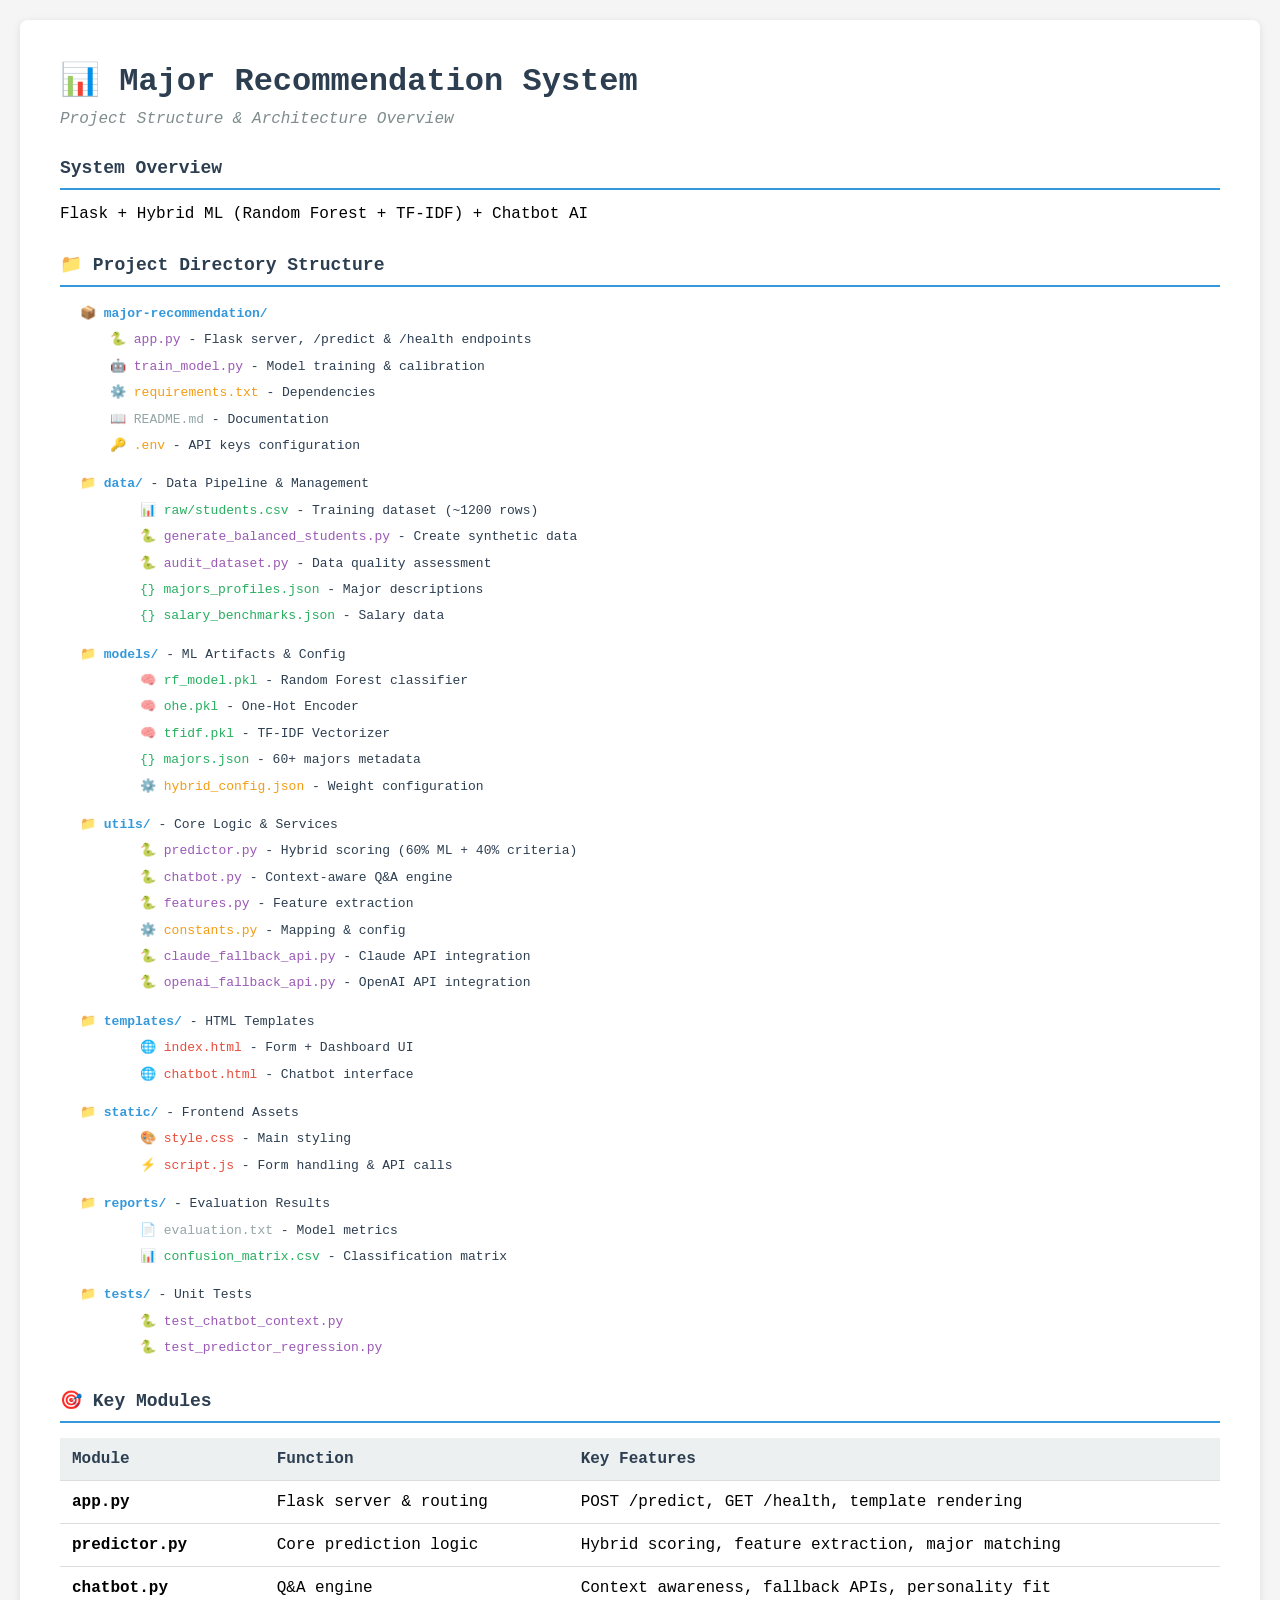
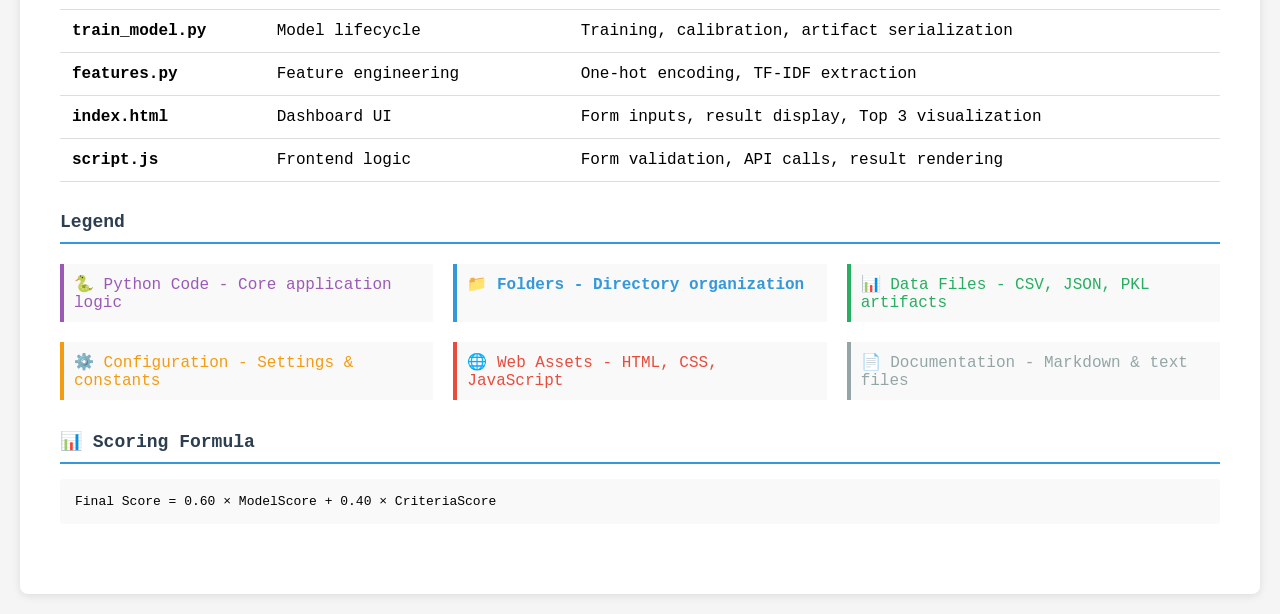
<file: PROJECT_STRUCTURE.html>
<!DOCTYPE html>
<html lang="vi">
<head>
    <meta charset="UTF-8">
    <meta name="viewport" content="width=device-width, initial-scale=1.0">
    <title>Major Recommendation - Project Structure</title>
    <style>
        * { margin: 0; padding: 0; box-sizing: border-box; }
        body { font-family: 'Courier New', monospace; background: #f5f5f5; padding: 20px; }
        .container { max-width: 1400px; margin: 0 auto; background: white; padding: 40px; border-radius: 8px; box-shadow: 0 2px 8px rgba(0,0,0,0.1); }
        h1 { color: #2c3e50; margin-bottom: 10px; font-size: 32px; }
        .subtitle { color: #7f8c8d; font-style: italic; margin-bottom: 30px; }
        .section { margin: 30px 0; }
        .section-title { color: #2c3e50; font-size: 18px; font-weight: bold; margin-bottom: 15px; border-bottom: 2px solid #3498db; padding-bottom: 10px; }
        .tree { font-size: 13px; line-height: 1.8; color: #2c3e50; margin-left: 20px; }
        .tree-item { margin: 3px 0; }
        .folder { color: #3498db; font-weight: bold; }
        .python { color: #9b59b6; }
        .data { color: #27ae60; }
        .config { color: #f39c12; }
        .web { color: #e74c3c; }
        .doc { color: #95a5a6; }
        .legend { display: grid; grid-template-columns: repeat(3, 1fr); gap: 20px; margin-top: 20px; }
        .legend-item { padding: 10px; background: #f9f9f9; border-left: 4px solid #ccc; }
        .legend-item.python { border-left-color: #9b59b6; }
        .legend-item.folder { border-left-color: #3498db; }
        .legend-item.data { border-left-color: #27ae60; }
        .legend-item.config { border-left-color: #f39c12; }
        .legend-item.web { border-left-color: #e74c3c; }
        .legend-item.doc { border-left-color: #95a5a6; }
        table { width: 100%; border-collapse: collapse; margin: 15px 0; }
        th, td { padding: 12px; text-align: left; border-bottom: 1px solid #ddd; }
        th { background: #ecf0f1; color: #2c3e50; font-weight: bold; }
        tr:hover { background: #f9f9f9; }
    </style>
</head>
<body>
    <div class="container">
        <h1>📊 Major Recommendation System</h1>
        <p class="subtitle">Project Structure & Architecture Overview</p>
        
        <div class="section">
            <div class="section-title">System Overview</div>
            <p>Flask + Hybrid ML (Random Forest + TF-IDF) + Chatbot AI</p>
        </div>
        
        <div class="section">
            <div class="section-title">📁 Project Directory Structure</div>
            <div class="tree">
                <div class="tree-item"><span class="folder">📦 major-recommendation/</span></div>
                <div class="tree-item" style="margin-left: 30px;"><span class="python">🐍 app.py</span> - Flask server, /predict & /health endpoints</div>
                <div class="tree-item" style="margin-left: 30px;"><span class="python">🤖 train_model.py</span> - Model training & calibration</div>
                <div class="tree-item" style="margin-left: 30px;"><span class="config">⚙️ requirements.txt</span> - Dependencies</div>
                <div class="tree-item" style="margin-left: 30px;"><span class="doc">📖 README.md</span> - Documentation</div>
                <div class="tree-item" style="margin-left: 30px;"><span class="config">🔑 .env</span> - API keys configuration</div>
                
                <div class="tree-item" style="margin-top: 15px;"><span class="folder">📁 data/</span> - Data Pipeline & Management</div>
                <div class="tree-item" style="margin-left: 60px;"><span class="data">📊 raw/students.csv</span> - Training dataset (~1200 rows)</div>
                <div class="tree-item" style="margin-left: 60px;"><span class="python">🐍 generate_balanced_students.py</span> - Create synthetic data</div>
                <div class="tree-item" style="margin-left: 60px;"><span class="python">🐍 audit_dataset.py</span> - Data quality assessment</div>
                <div class="tree-item" style="margin-left: 60px;"><span class="data">{} majors_profiles.json</span> - Major descriptions</div>
                <div class="tree-item" style="margin-left: 60px;"><span class="data">{} salary_benchmarks.json</span> - Salary data</div>
                
                <div class="tree-item" style="margin-top: 15px;"><span class="folder">📁 models/</span> - ML Artifacts & Config</div>
                <div class="tree-item" style="margin-left: 60px;"><span class="data">🧠 rf_model.pkl</span> - Random Forest classifier</div>
                <div class="tree-item" style="margin-left: 60px;"><span class="data">🧠 ohe.pkl</span> - One-Hot Encoder</div>
                <div class="tree-item" style="margin-left: 60px;"><span class="data">🧠 tfidf.pkl</span> - TF-IDF Vectorizer</div>
                <div class="tree-item" style="margin-left: 60px;"><span class="data">{} majors.json</span> - 60+ majors metadata</div>
                <div class="tree-item" style="margin-left: 60px;"><span class="config">⚙️ hybrid_config.json</span> - Weight configuration</div>
                
                <div class="tree-item" style="margin-top: 15px;"><span class="folder">📁 utils/</span> - Core Logic & Services</div>
                <div class="tree-item" style="margin-left: 60px;"><span class="python">🐍 predictor.py</span> - Hybrid scoring (60% ML + 40% criteria)</div>
                <div class="tree-item" style="margin-left: 60px;"><span class="python">🐍 chatbot.py</span> - Context-aware Q&A engine</div>
                <div class="tree-item" style="margin-left: 60px;"><span class="python">🐍 features.py</span> - Feature extraction</div>
                <div class="tree-item" style="margin-left: 60px;"><span class="config">⚙️ constants.py</span> - Mapping & config</div>
                <div class="tree-item" style="margin-left: 60px;"><span class="python">🐍 claude_fallback_api.py</span> - Claude API integration</div>
                <div class="tree-item" style="margin-left: 60px;"><span class="python">🐍 openai_fallback_api.py</span> - OpenAI API integration</div>
                
                <div class="tree-item" style="margin-top: 15px;"><span class="folder">📁 templates/</span> - HTML Templates</div>
                <div class="tree-item" style="margin-left: 60px;"><span class="web">🌐 index.html</span> - Form + Dashboard UI</div>
                <div class="tree-item" style="margin-left: 60px;"><span class="web">🌐 chatbot.html</span> - Chatbot interface</div>
                
                <div class="tree-item" style="margin-top: 15px;"><span class="folder">📁 static/</span> - Frontend Assets</div>
                <div class="tree-item" style="margin-left: 60px;"><span class="web">🎨 style.css</span> - Main styling</div>
                <div class="tree-item" style="margin-left: 60px;"><span class="web">⚡ script.js</span> - Form handling & API calls</div>
                
                <div class="tree-item" style="margin-top: 15px;"><span class="folder">📁 reports/</span> - Evaluation Results</div>
                <div class="tree-item" style="margin-left: 60px;"><span class="doc">📄 evaluation.txt</span> - Model metrics</div>
                <div class="tree-item" style="margin-left: 60px;"><span class="data">📊 confusion_matrix.csv</span> - Classification matrix</div>
                
                <div class="tree-item" style="margin-top: 15px;"><span class="folder">📁 tests/</span> - Unit Tests</div>
                <div class="tree-item" style="margin-left: 60px;"><span class="python">🐍 test_chatbot_context.py</span></div>
                <div class="tree-item" style="margin-left: 60px;"><span class="python">🐍 test_predictor_regression.py</span></div>
            </div>
        </div>
        
        <div class="section">
            <div class="section-title">🎯 Key Modules</div>
            <table>
                <tr>
                    <th>Module</th>
                    <th>Function</th>
                    <th>Key Features</th>
                </tr>
                <tr>
                    <td><strong>app.py</strong></td>
                    <td>Flask server & routing</td>
                    <td>POST /predict, GET /health, template rendering</td>
                </tr>
                <tr>
                    <td><strong>predictor.py</strong></td>
                    <td>Core prediction logic</td>
                    <td>Hybrid scoring, feature extraction, major matching</td>
                </tr>
                <tr>
                    <td><strong>chatbot.py</strong></td>
                    <td>Q&A engine</td>
                    <td>Context awareness, fallback APIs, personality fit</td>
                </tr>
                <tr>
                    <td><strong>train_model.py</strong></td>
                    <td>Model lifecycle</td>
                    <td>Training, calibration, artifact serialization</td>
                </tr>
                <tr>
                    <td><strong>features.py</strong></td>
                    <td>Feature engineering</td>
                    <td>One-hot encoding, TF-IDF extraction</td>
                </tr>
                <tr>
                    <td><strong>index.html</strong></td>
                    <td>Dashboard UI</td>
                    <td>Form inputs, result display, Top 3 visualization</td>
                </tr>
                <tr>
                    <td><strong>script.js</strong></td>
                    <td>Frontend logic</td>
                    <td>Form validation, API calls, result rendering</td>
                </tr>
            </table>
        </div>
        
        <div class="section">
            <div class="section-title">Legend</div>
            <div class="legend">
                <div class="legend-item python">🐍 Python Code - Core application logic</div>
                <div class="legend-item folder">📁 Folders - Directory organization</div>
                <div class="legend-item data">📊 Data Files - CSV, JSON, PKL artifacts</div>
                <div class="legend-item config">⚙️ Configuration - Settings & constants</div>
                <div class="legend-item web">🌐 Web Assets - HTML, CSS, JavaScript</div>
                <div class="legend-item doc">📄 Documentation - Markdown & text files</div>
            </div>
        </div>
        
        <div class="section">
            <div class="section-title">📊 Scoring Formula</div>
            <p style="font-family: monospace; background: #f9f9f9; padding: 15px; border-radius: 4px; margin-top: 10px;">
                Final Score = 0.60 × ModelScore + 0.40 × CriteriaScore
            </p>
        </div>
    </div>
</body>
</html>
</file>
